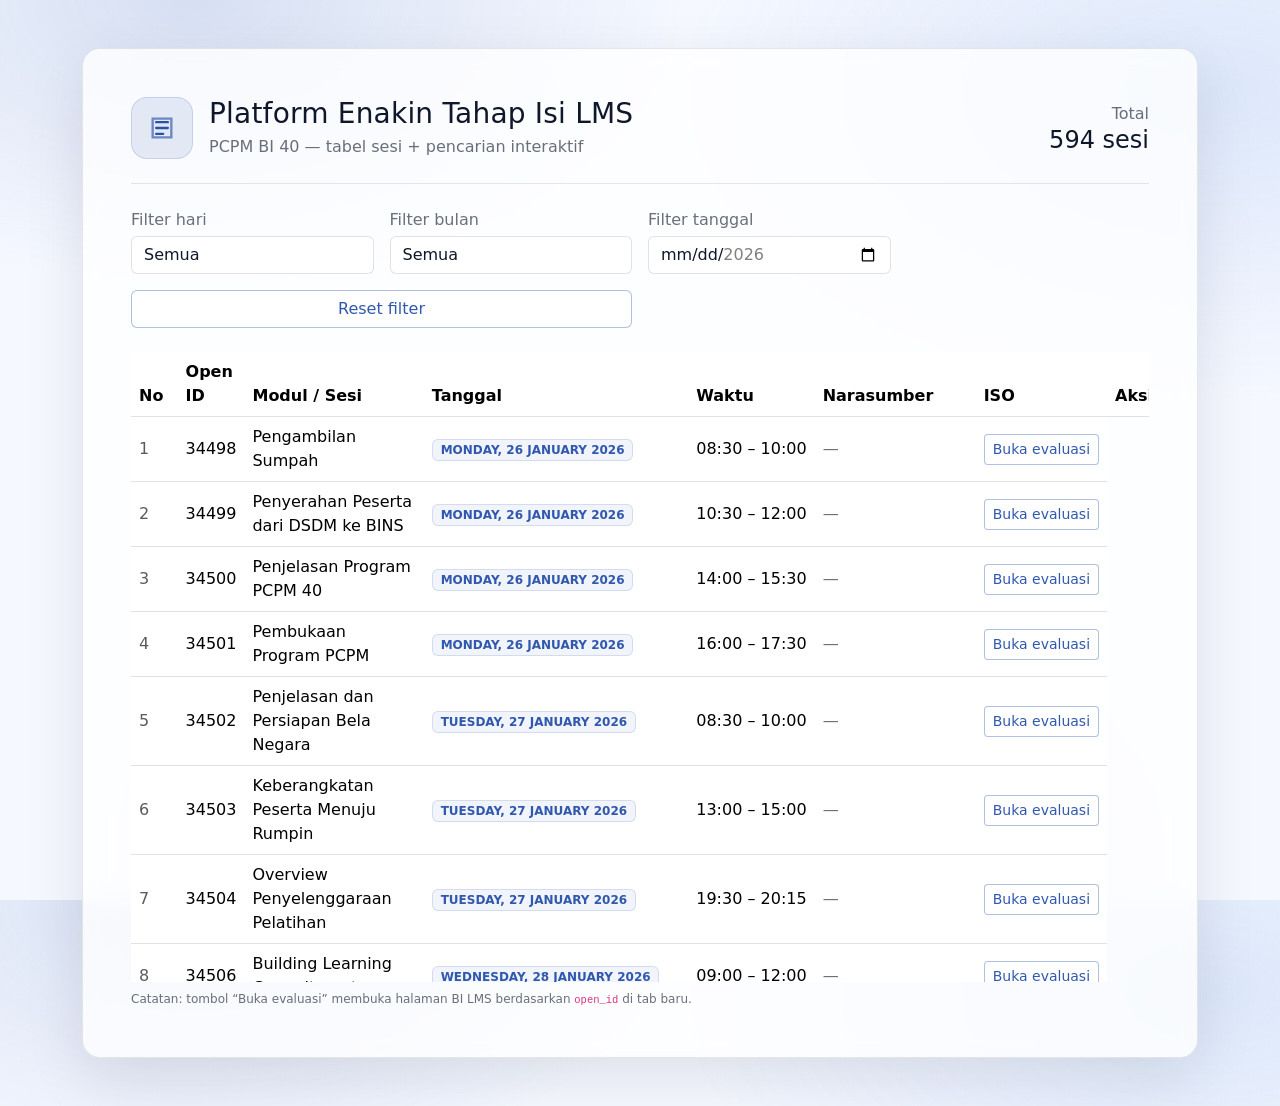
<file: index.html>
<!doctype html>
<html lang="id">
  <head>
    <meta charset="utf-8" />
    <meta name="viewport" content="width=device-width,initial-scale=1" />
    <title>Platform Enakin Tahap Isi LMS</title>

    <link
      href="https://cdn.jsdelivr.net/npm/bootstrap@5.3.3/dist/css/bootstrap.min.css"
      rel="stylesheet"
      integrity="sha384-QWTKZyjpPEjISv5WaRU9OFeRpok6YctnYmDr5pNlyT2bRjXh0JMhjY6hW+ALEwIH"
      crossorigin="anonymous"
    />

    <link
      rel="stylesheet"
      href="https://cdn.datatables.net/2.1.8/css/dataTables.bootstrap5.min.css"
    />

    <link rel="stylesheet" href="./styles.css" />
  </head>
  <body>
    <div class="container py-4 py-lg-5">
      <div class="glass p-4 p-lg-5">
        <div class="d-flex flex-column flex-lg-row gap-3 align-items-start align-items-lg-center justify-content-between">
          <div>
            <div class="d-flex align-items-center gap-3">
              <div class="brand-mark rounded-4 p-3">
                <svg width="28" height="28" viewBox="0 0 24 24" fill="none" aria-hidden="true">
                  <path d="M7 7h10M7 12h10M7 17h6" stroke="currentColor" stroke-width="2" stroke-linecap="round"/>
                  <path d="M4 4h16v16H4V4Z" stroke="currentColor" stroke-width="2" opacity=".65"/>
                </svg>
              </div>
              <div>
                <h1 class="h3 mb-1 brand">Platform Enakin Tahap Isi LMS</h1>
                <div class="subtle">PCPM BI 40 — tabel sesi + pencarian interaktif</div>
              </div>
            </div>
          </div>
          <div class="text-lg-end">
            <div class="subtle">Total</div>
            <div class="h4 mb-0"><span id="rowCount">-</span></div>
          </div>
        </div>

        <hr class="my-4 hr-soft" />

        <div class="row g-3 align-items-end">
          <div class="col-12 col-md-4 col-lg-3">
            <label class="form-label subtle mb-1">Filter hari</label>
            <select id="filterDay" class="form-select">
              <option value="">Semua</option>
            </select>
          </div>
          <div class="col-6 col-md-4 col-lg-3">
            <label class="form-label subtle mb-1">Filter bulan</label>
            <select id="filterMonth" class="form-select">
              <option value="">Semua</option>
            </select>
          </div>
          <div class="col-6 col-md-4 col-lg-3">
            <label class="form-label subtle mb-1">Filter tanggal</label>
            <input id="filterDate" type="date" class="form-control" />
          </div>
          <div class="col-12 col-md-4 col-lg-3 d-md-none">
            <label class="form-label subtle mb-1">Cari (mobile)</label>
            <input id="mobileSearch" class="form-control" placeholder="Cari no / modul / narasumber…" />
          </div>
          <div class="col-12 col-lg-6 d-flex justify-content-lg-end">
            <button id="btnReset" class="btn btn-outline-primary w-100 w-lg-auto">Reset filter</button>
          </div>
        </div>

        <div class="mt-4">
          <!-- Desktop/tablet -->
          <div class="table-responsive table-scroll d-none d-md-block">
            <table id="scheduleTable" class="table table-hover align-middle" style="width: 100%">
              <thead>
                <tr>
                  <th style="width: 56px">No</th>
                  <th style="width: 96px">Open ID</th>
                  <th>Modul / Sesi</th>
                  <th style="width: 220px">Tanggal</th>
                  <th style="width: 120px">Waktu</th>
                  <th style="width: 200px">Narasumber</th>
                  <th style="width: 0" aria-hidden="true">ISO</th>
                  <th style="width: 160px" class="text-end">Aksi</th>
                </tr>
              </thead>
              <tbody></tbody>
            </table>
          </div>

          <!-- Mobile/cards -->
          <div class="d-md-none">
            <div class="d-flex align-items-center justify-content-between mb-2">
              <div class="subtle" style="font-size: 12px;">
                Menampilkan <span id="mobileShown">0</span> dari <span id="mobileTotal">0</span>
              </div>
            </div>
            <div id="mobileList" class="mobile-list"></div>
          </div>

          <div class="subtle mt-2" style="font-size: 12px;">
            Catatan: tombol “Buka evaluasi” membuka halaman BI LMS berdasarkan <code>open_id</code> di tab baru.
          </div>
        </div>
      </div>
    </div>

    <script src="https://cdn.jsdelivr.net/npm/jquery@3.7.1/dist/jquery.min.js"></script>
    <script src="https://cdn.datatables.net/2.1.8/js/dataTables.min.js"></script>
    <script src="https://cdn.datatables.net/2.1.8/js/dataTables.bootstrap5.min.js"></script>

    <script src="./data.js"></script>
    <script src="./app.js"></script>
  </body>
</html>
</file>
<file: styles.css>
:root{
  --bg: #f5f8ff;
  --ink: #0f172a;
  --muted: rgba(15, 23, 42, 0.62);
  --card: rgba(255,255,255,0.78);
  --card-border: rgba(15, 23, 42, 0.10);
  --bi-blue: #1f4aa8;
  --bi-blue-2: #2a6bd6;
  --ring: rgba(31, 74, 168, 0.22);
}

html, body {
  height: 100%;
}

body{
  background:
    radial-gradient(900px 520px at 15% 0%, rgba(31,74,168,0.14), transparent 55%),
    radial-gradient(900px 520px at 95% 10%, rgba(42,107,214,0.12), transparent 60%),
    radial-gradient(900px 520px at 50% 95%, rgba(31,74,168,0.10), transparent 60%),
    var(--bg);
  color: var(--ink);
}

.glass{
  background: var(--card);
  border: 1px solid var(--card-border);
  backdrop-filter: blur(10px);
  -webkit-backdrop-filter: blur(10px);
  border-radius: 18px;
  box-shadow: 0 20px 60px rgba(15,23,42,0.10);
}

.brand{
  letter-spacing: .2px;
}

.subtle{
  color: var(--muted);
}

.form-control, .form-select{
  background: rgba(255,255,255,0.92);
  border: 1px solid rgba(15, 23, 42, 0.12);
  color: var(--ink);
}

.form-control:focus, .form-select:focus{
  background: #ffffff;
  border-color: rgba(31, 74, 168, 0.45);
  box-shadow: 0 0 0 .25rem var(--ring);
  color: var(--ink);
}

.form-control::placeholder{
  color: rgba(15, 23, 42, 0.40);
}

.btn-outline-primary{
  border-color: rgba(31, 74, 168, 0.35);
  color: rgba(31, 74, 168, 0.92);
  background: rgba(255,255,255,0.85);
}
.btn-outline-primary:hover{
  border-color: rgba(31, 74, 168, 0.45);
  color: rgba(31, 74, 168, 1);
  background: rgba(31, 74, 168, 0.06);
}

table.dataTable{
  color: var(--ink) !important;
}

table.dataTable thead th{
  border-bottom: 1px solid rgba(15, 23, 42, 0.12) !important;
  color: rgba(15, 23, 42, 0.85) !important;
}

/* Hide DataTables v2 sort "diamond"/indicators in headers */
table.dataTable thead th .dt-column-order{
  display: none !important;
}
table.dataTable thead th.dt-orderable-asc::before,
table.dataTable thead th.dt-orderable-asc::after,
table.dataTable thead th.dt-orderable-desc::before,
table.dataTable thead th.dt-orderable-desc::after{
  display: none !important;
  content: none !important;
}

/* DataTables v1-style sorting indicators (still used by some themes) */
table.dataTable thead th.sorting::before,
table.dataTable thead th.sorting::after,
table.dataTable thead th.sorting_asc::before,
table.dataTable thead th.sorting_asc::after,
table.dataTable thead th.sorting_desc::before,
table.dataTable thead th.sorting_desc::after,
table.dataTable thead th.sorting_asc_disabled::before,
table.dataTable thead th.sorting_asc_disabled::after,
table.dataTable thead th.sorting_desc_disabled::before,
table.dataTable thead th.sorting_desc_disabled::after{
  display: none !important;
  content: none !important;
}

/* Prevent header from looking clickable */
table.dataTable thead th{
  cursor: default !important;
}

table.dataTable tbody td{
  border-top: 1px solid rgba(15, 23, 42, 0.08) !important;
}

.dataTables_wrapper .dataTables_filter input,
.dataTables_wrapper .dataTables_length select{
  background: rgba(255,255,255,0.92) !important;
  border: 1px solid rgba(15, 23, 42, 0.12) !important;
  color: var(--ink) !important;
}

.dataTables_wrapper .dataTables_info,
.dataTables_wrapper .dataTables_paginate{
  color: rgba(15, 23, 42, 0.62) !important;
}

.page-link{
  background: rgba(255,255,255,0.90) !important;
  border-color: rgba(15, 23, 42, 0.10) !important;
  color: rgba(15, 23, 42, 0.75) !important;
}
.page-item.active .page-link{
  background: rgba(31, 74, 168, 0.85) !important;
  border-color: rgba(31, 74, 168, 0.85) !important;
  color: #ffffff !important;
}

.badge-soft{
  background: rgba(31, 74, 168, 0.06);
  border: 1px solid rgba(31, 74, 168, 0.14);
  color: rgba(31, 74, 168, 0.92);
}

.link-btn{
  white-space: nowrap;
}

.mobile-list{
  display: flex;
  flex-direction: column;
  gap: 12px;
}

.mobile-card{
  background: rgba(255,255,255,0.88);
  border: 1px solid rgba(15, 23, 42, 0.10);
  border-radius: 16px;
  padding: 14px 14px;
  box-shadow: 0 12px 32px rgba(15,23,42,0.08);
}

.mobile-meta{
  display: flex;
  align-items: center;
  justify-content: space-between;
  gap: 12px;
}

.mobile-title{
  font-weight: 700;
  line-height: 1.25;
  margin: 0;
  font-size: 15px;
}

.mobile-id{
  font-family: ui-monospace, SFMono-Regular, Menlo, Monaco, Consolas, "Liberation Mono", "Courier New", monospace;
  font-size: 12px;
  color: rgba(15, 23, 42, 0.65);
}

.mobile-actions{
  margin-top: 10px;
  display: grid;
  grid-template-columns: 1fr;
  gap: 10px;
}

.btn-mobile{
  width: 100%;
}

@media (max-width: 575.98px){
  .glass{
    padding: 18px !important;
  }
  .container{
    padding-left: 14px;
    padding-right: 14px;
  }
}

.brand-mark{
  background: rgba(31, 74, 168, 0.10);
  border: 1px solid rgba(31, 74, 168, 0.16);
  color: rgba(31, 74, 168, 0.95);
}

.hr-soft{
  border-color: rgba(15, 23, 42, 0.10);
  opacity: 1;
}

/* Bootstrap override for better contrast on light */
.table-hover > tbody > tr:hover > *{
  background-color: rgba(31, 74, 168, 0.04) !important;
}

/* Sticky table header (freeze) */
.table-scroll{
  max-height: 70vh;
  overflow: auto;
}
.table-scroll thead th{
  position: sticky;
  top: 0;
  z-index: 5;
  background: rgba(255,255,255,0.95) !important;
}
</file>
